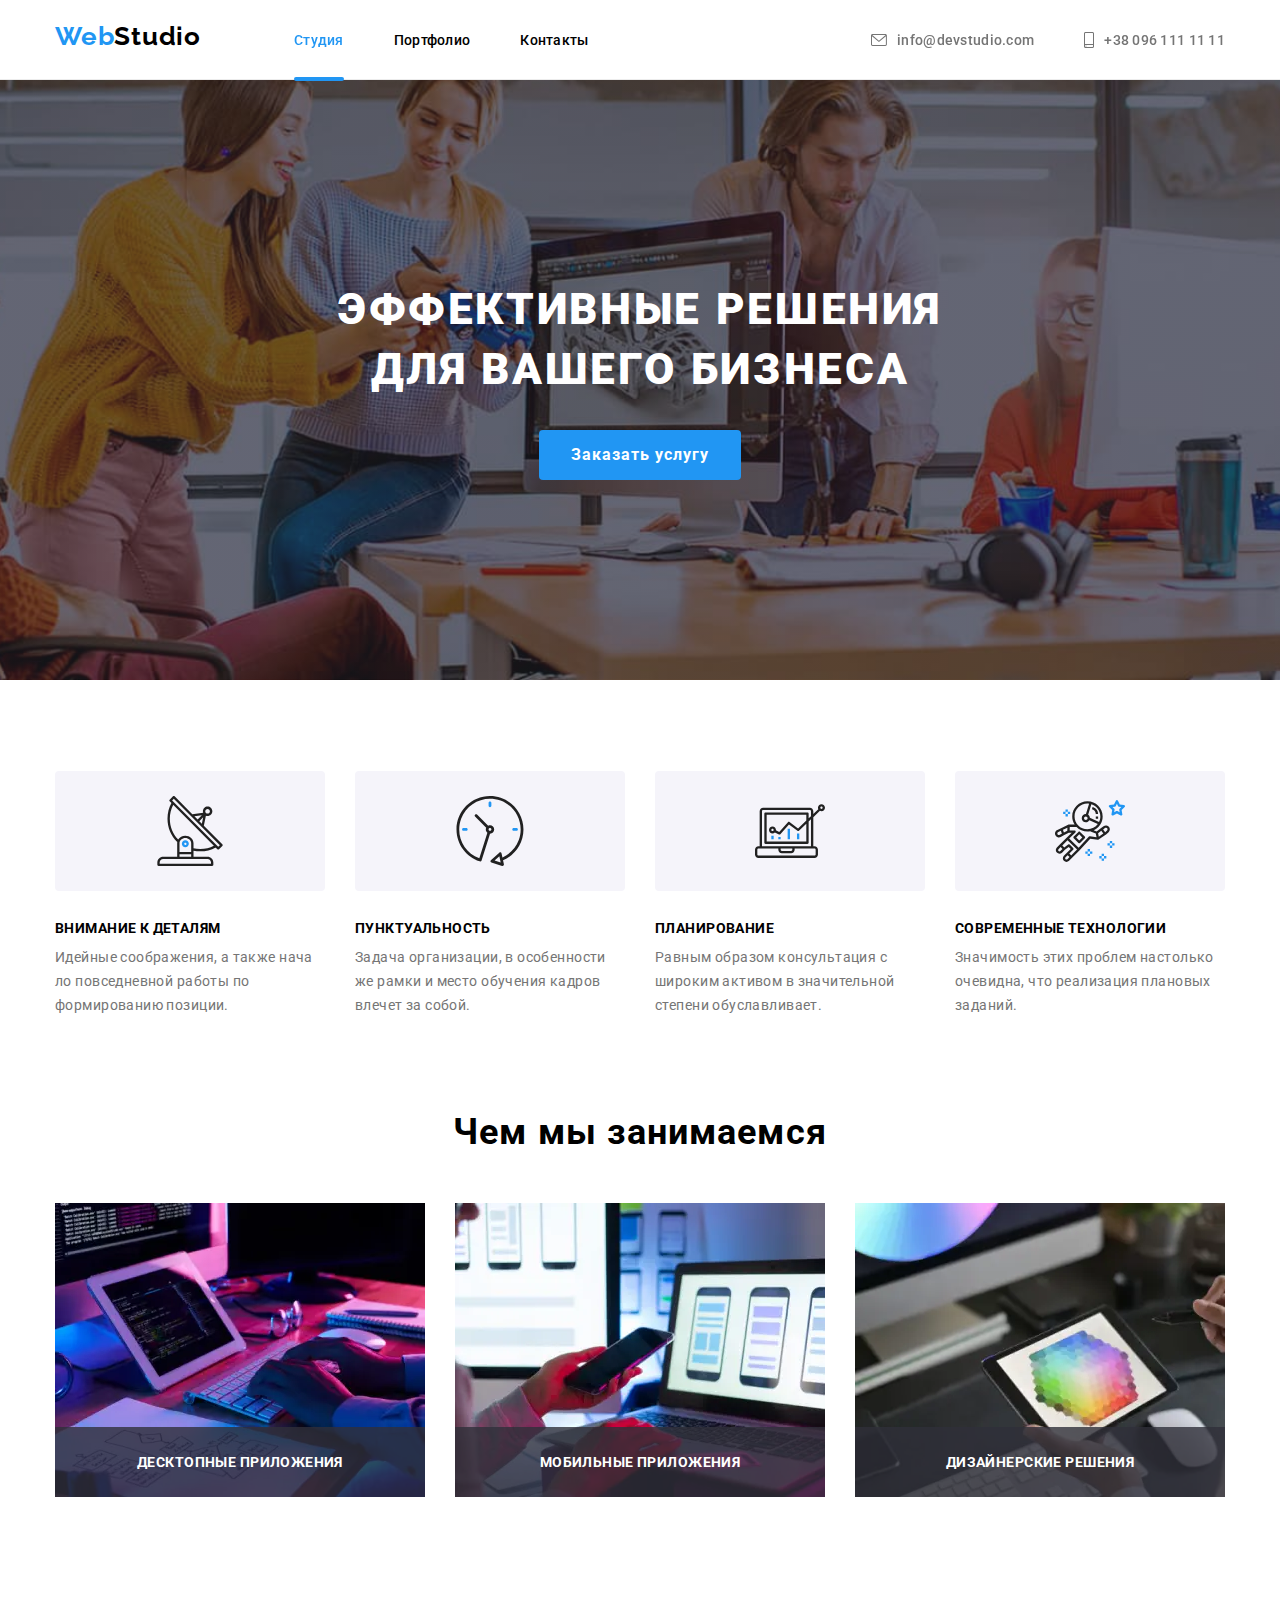
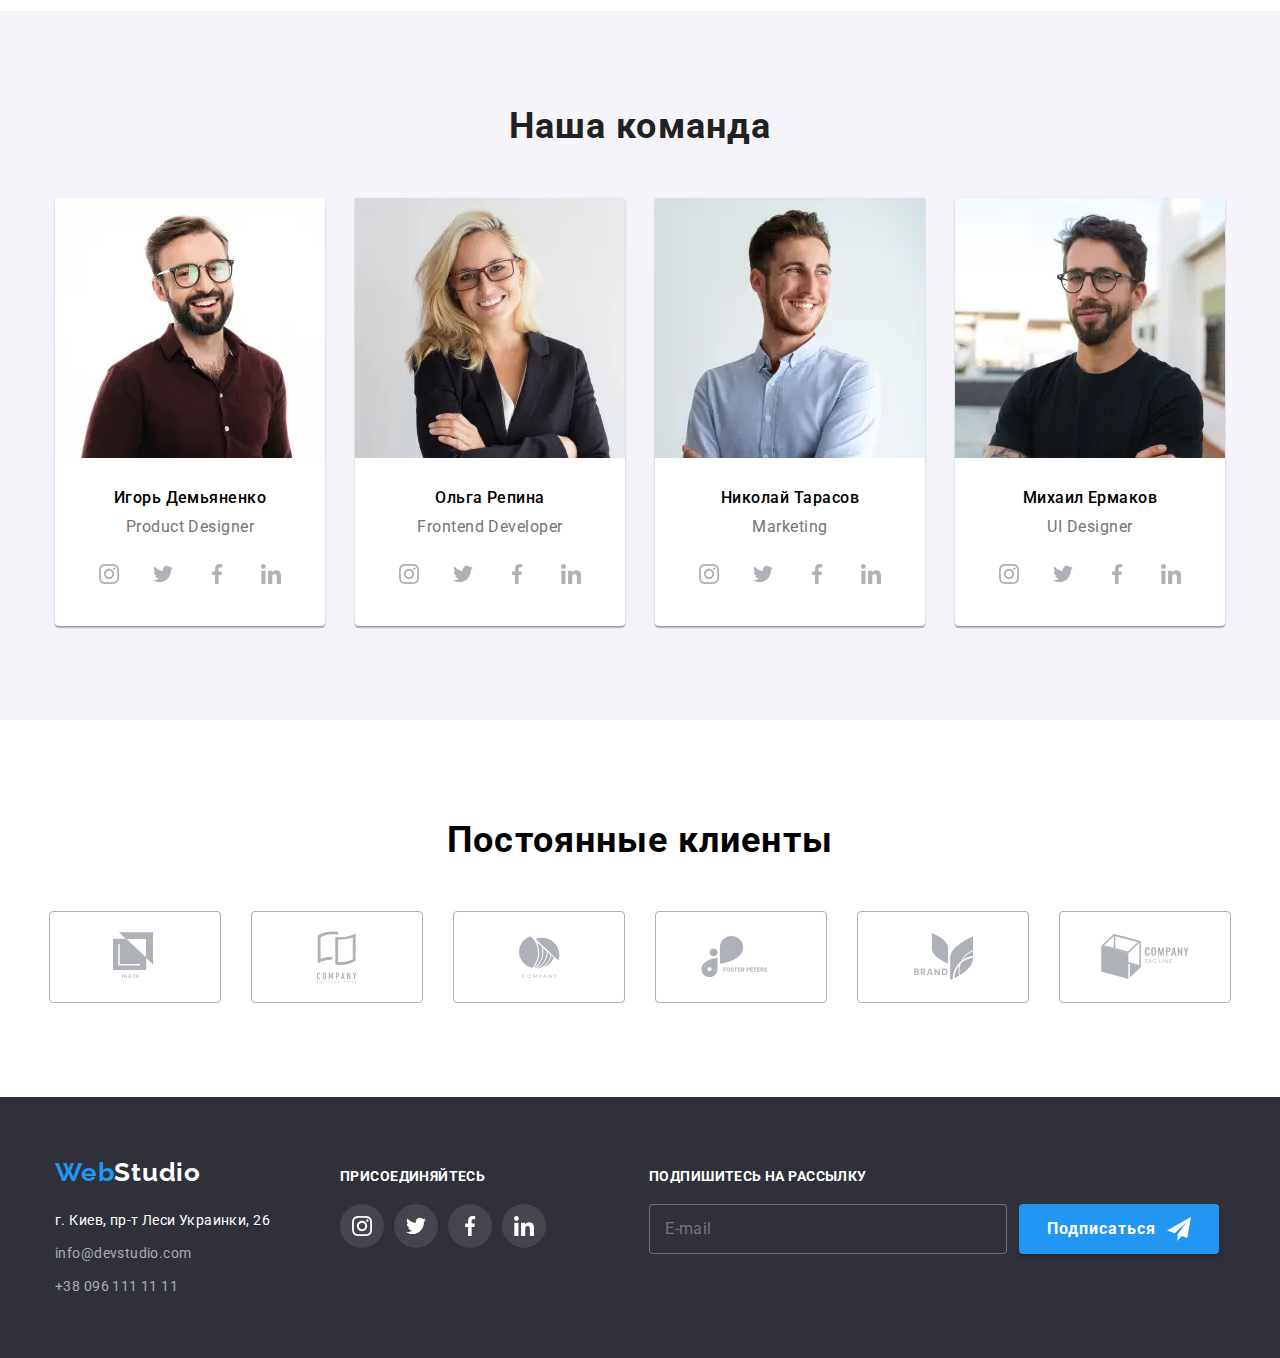
<file: index.html>
<!DOCTYPE html>
<html lang="ru">

<head>
  <meta charset="UTF-8" />
  <meta http-equiv="X-UA-Compatible" content="IE=edge" />
  <meta name="viewport" content="width=device-width, initial-scale=1.0" />
  <title>WebStudio</title>
  <link rel="preconnect" href="https://fonts.gstatic.com" />
  <link rel="preconnect" href="https://fonts.gstatic.com" />
  <link href="https://fonts.googleapis.com/css2?family=Raleway:wght@700&family=Roboto:wght@400;500;700;900&display=swap"
    rel="stylesheet" />
  <link rel="stylesheet"
    href="https://cdnjs.cloudflare.com/ajax/libs/modern-normalize/1.0.0/modern-normalize.min.css" />
  <link rel="stylesheet" href="./css/main.min.css" />
</head>

<body data-menu-page>

  <header class="header">
    <div class="container header__container">
      <nav class="header-nav">
        <a href="./index.html" class="header-nav__logo"><span class="header-nav__logo-web">Web</span>Studio</a>
        <ul class="header-nav__list">
          <li class="header-nav__item">

            <a href="./index.html" class="header-nav__link header-nav__link--сurrent">Студия</a>
          </li>
          <li class="header-nav__item">
            <a href="./portfolio.html" class="header-nav__link">Портфолио</a>
          </li>
          <li class="header-nav__item"><a href="" class="header-nav__link">Контакты</a></li>
        </ul>
      </nav>

      <ul class="contact-nav">
        <li class="contact-nav__item">
          <a href="mailto:info@devstudio.com" class="contact-nav__link">
            <svg class="contact-nav__icon" width="16" height="12">
              <use href="./images/symbol-defs.svg#icon-mail"></use>
            </svg>
            info@devstudio.com</a>
        </li>
        <li class="contact-nav__item">
          <a href="tel:+380961111111" class="contact-nav__link"><svg class="contact-nav__icon" width="10" height="16">
              <use href="./images/symbol-defs.svg#icon-smartphone"></use>
            </svg>
            +38 096 111 11 11</a>
        </li>
      </ul>
      <button class="mobile-menu__button" data-menu-button>
        <svg class="mobile-menu__icon" width="40" height="40">
          <use class="mobile-menu__icon-menu" href="./images/icon-sprite.svg#icon-menu"></use>
          <use class="mobile-menu__icon-close" href="./images/icon-sprite.svg#icon-close"></use>
        </svg>
      </button>
    </div>
  </header>

  <div class="mobile-menu" data-menu>
    <ul class="mobile-menu__list">
      <li class="mobile-menu__item"><a class="mobile-menu__link mobile-menu__link--current"
          href="./index.html">Студия</a></li>
      <li class="mobile-menu__item"><a class="mobile-menu__link" href="./portfolio.html">Портфолио</a></li>
      <li class="mobile-menu__item"><a class="mobile-menu__link" href="">Контакты</a></li>
    </ul>

    <ul class="mobile-menu-contact__list">
      <li class="mobile-menu-contact__item"><a class="mobile-menu-contact__link-tel" href="tel:+380961111111">+38 096
          111 11 11</a></li>
      <li class="mobile-menu-contact__item"><a class="mobile-menu-contact__link-mail"
          href="mailto:info@devstudio.com">info@devstudio.com</a></li>
    </ul>

    <ul class="mobile-menu-socials__list">
      <li class="mobile-menu-socials__item"><a class="mobile-menu-socials__link" href="">Instagram</a></li>
      <li class="mobile-menu-socials__item"><a class="mobile-menu-socials__link" href="">Twitter</a></li>
      <li class="mobile-menu-socials__item"><a class="mobile-menu-socials__link" href="">Facebook</a></li>
      <li class="mobile-menu-socials__item"><a class="mobile-menu-socials__link" href="">LinkedIn</a></li>
    </ul>
  </div>

  <main class="section">

    <section class="hero">
      <h1 class="hero__title">Эффективные решения для вашего бизнеса</h1>
      <button data-modal-open type="button" class="hero__button">
        Заказать услугу
      </button>
    </section>


    <section class="features">
      <div class="container">
        <ul class="features__list">
          <li class="features__item">
            <div class="features__thumb">
              <svg class="antenna" width="70" height="70">
                <use href="./images/symbol-defs.svg#icon-antenna"></use>
              </svg>
            </div>
            <h3 class="features__title">Внимание к деталям</h3>
            <p class="features__text">
              Идейные соображения, а также нача ло повседневной работы по
              формированию позиции.
            </p>
          </li>

          <li class="features__item">
            <div class="features__thumb">
              <svg class="clock" width="70" height="70">
                <use href="./images/symbol-defs.svg#icon-clock"></use>
              </svg>
            </div>
            <h3 class="features__title">Пунктуальность</h3>
            <p class="features__text">
              Задача организации, в особенности же рамки и место обучения
              кадров влечет за собой.
            </p>
          </li>

          <li class="features__item">
            <div class="features__thumb">
              <svg class="diagram" width="70" height="70">
                <use href="./images/symbol-defs.svg#icon-diagram"></use>
              </svg>
            </div>
            <h3 class="features__title">Планирование</h3>
            <p class="features__text">
              Равным образом консультация с широким активом в значительной
              степени обуславливает.
            </p>
          </li>

          <li class="features__item">
            <div class="features__thumb">
              <svg class="astronaut" width="70" height="70">
                <use href="./images/symbol-defs.svg#icon-astronaut"></use>
              </svg>
            </div>
            <h3 class="features__title">Современные технологии</h3>
            <p class="features__text">
              Значимость этих проблем настолько очевидна, что реализация
              плановых заданий.
            </p>
          </li>
        </ul>
      </div>
    </section>


    <section class="work">
      <h2 class="work__title">Чем мы занимаемся</h2>
      <ul class="work__list">
        <li class="work__item">
          <div class="work__thumb">
            <picture>
              <source srcset="
                    ./images/desktop/work/work1.webp 1x,
                    ./images/desktop/work/work1_@2x.webp 2x" media="(min-width: 1200px)" type="image/webp" />
              <source srcset="
                    ./images/desktop/work/work1.jpg 1x,
                    ./images/desktop/work/work1_@2x.jpg 2x" media="(min-width: 1200px)" type="image/jpg" />
              <img src="./images/desktop/work/work1.jpg" class="img" alt="Десктопные приложения" width="370" />
            </picture>
            <div class="work__overlay">
              <p>Десктопные приложения</p>
            </div>
          </div>
        </li>
        <li class="work__item">
          <div class="work__thumb">
            <picture>
              <source srcset="
                    ./images/desktop/work/work2.webp 1x,
                    ./images/desktop/work/work2_@2x.webp 2x" media="(min-width: 1200px)" type="image/webp" />
              <source srcset="
                    ./images/desktop/work/work2.jpg 1x,
                    ./images/desktop/work/work2_@2x.jpg 2x" media="(min-width: 1200px)" type="image/jpg" />
              <img src="./images/desktop/work/work2.jpg" class="img" alt="Мобильные приложения" width="370" />
            </picture>
            <div class="work__overlay">
              <p>Мобильные приложения</p>
            </div>
          </div>
        </li>
        <li class="work__item">
          <div class="work__thumb">
            <picture>
              <source srcset="
                    ./images/desktop/work/work3.webp 1x,
                    ./images/desktop/work/work3_@2x.webp 2x" media="(min-width: 1200px)" type="image/webp" />
              <source srcset="
                    ./images/desktop/work/work3.jpg 1x,
                    ./images/desktop/work/work3_@2x.jpg 2x" media="(min-width: 1200px)" type="image/jpg" />
              <img src="./images/desktop/work/work3.jpg" class="img" alt="Дизайнерские решения" width="370" />
            </picture>
            <div class="work__overlay">
              <p>Дизайнерские решения</p>
            </div>
          </div>
        </li>
      </ul>
    </section>


    <section class="team">
      <div class="container">
        <h2 class="title">Наша команда</h2>
        <ul class="team__list">
          <li class="team__item">
            <div class="team__thumb">
              <picture>
                <source srcset="
                      ./images/desktop/team/team1.webp 1x,
                      ./images/desktop/team/team1_@2x.webp 2x" media="(min-width: 1200px)" type="image/webp" />
                <source srcset="
                      ./images/tablet/team/team1.webp 1x,
                      ./images/tablet/team/team1_@2x.webp 2x" media="(min-width: 768px)" type="image/webp" />
                <source srcset="
                      ./images/mobile/team/team1.webp 1x,
                      ./images/mobile/team/team1_@2x.webp 2x" media="(max-width: 767.98px)" type="image/webp" />
                <source srcset="
                      ./images/desktop/team/team1.jpg 1x,
                      ./images/desktop/team/team1_@2x.jpg 2x" media="(min-width: 1200px)" type="image/jpg" />
                <source srcset="
                      ./images/tablet/team/team1.jpg 1x,
                      ./images/tablet/team/team1_@2x.jpg 2x" media="(min-width: 768px)" type="image/jpg" />
                <source srcset="
                      ./images/mobile/team/team1.jpg 1x,
                      ./images/mobile/team/team1_@2x.jpg 2x" media="(max-width: 767.98px)" type="image/jpg" />
                <img src="./images/mobile/team/team1.jpg" alt="Игорь Демьяненко" width="450" height="460" />
              </picture>
            </div>
            <div class="team__box">
              <h3 class="team__title">Игорь Демьяненко</h3>
              <p class="team__text">Product Designer</p>
              <ul class="socials__list">
                <li class="socials__item">
                  <a href="#" class="socials__link">
                    <svg class="socials__icon" width="20" height="20">
                      <use href="./images/symbol-defs.svg#icon-instagram1"></use>
                    </svg>
                  </a>
                </li>
                <li class="socials__item">
                  <a href="#" class="socials__link">
                    <svg class="socials__icon" width="20" height="20">
                      <use href="./images/symbol-defs.svg#icon-twitter1"></use>
                    </svg>
                  </a>
                </li>
                <li class="socials__item">
                  <a href="#" class="socials__link">
                    <svg class="socials__icon" width="20" height="20">
                      <use href="./images/symbol-defs.svg#icon-facebook1"></use>
                    </svg>
                  </a>
                </li>
                <li class="socials__item">
                  <a href="#" class="socials__link">
                    <svg class="socials__icon" width="20" height="20">
                      <use href="./images/symbol-defs.svg#icon-linkedin1"></use>
                    </svg>
                  </a>
                </li>
              </ul>
            </div>
          </li>
          <li class="team__item">
            <div class="team__thumb">
              <picture>
                <source srcset="
                  ./images/desktop/team/team2.webp 1x,
                  ./images/desktop/team/team2_@2x.webp 2x" media="(min-width: 1200px)" type="image/webp" />
                <source srcset="
                  ./images/tablet/team/team2.webp 1x,
                  ./images/tablet/team/team2_@2x.webp 2x" media="(min-width: 768px)" type="image/webp" />
                <source srcset="
                  ./images/mobile/team/team2.webp 1x,
                  ./images/mobile/team/team2_@2x.webp 2x" media="(max-width: 767.98px)" type="image/webp" />
                <source srcset="
                  ./images/desktop/team/team2.jpg 1x,
                  ./images/desktop/team/team2_@2x.jpg 2x" media="(min-width: 1200px)" type="image/jpg" />
                <source srcset="
                  ./images/tablet/team/team2.jpg 1x,
                  ./images/tablet/team/team2_@2x.jpg 2x" media="(min-width: 768px)" type="image/jpg" />
                <source srcset="
                  ./images/mobile/team/team2.jpg 1x,
                  ./images/mobile/team/team2_@2x.jpg 2x" media="(max-width: 767.98px)" type="image/jpg" />
                <img src="./images/mobile/team/team2.jpg" alt="Ольга Репина" width="450" height="460" />
              </picture>
            </div>
            <div class="team__box">
              <h3 class="team__title">Ольга Репина</h3>
              <p class="team__text">Frontend Developer</p>
              <ul class="socials__list">
                <li class="socials__item">
                  <a href="#" class="socials__link">
                    <svg class="socials__icon" width="20" height="20">
                      <use href="./images/symbol-defs.svg#icon-instagram1"></use>
                    </svg>
                  </a>
                </li>
                <li class="socials__item">
                  <a href="#" class="socials__link">
                    <svg class="socials__icon" width="20" height="20">
                      <use href="./images/symbol-defs.svg#icon-twitter1"></use>
                    </svg>
                  </a>
                </li>
                <li class="socials__item">
                  <a href="#" class="socials__link">
                    <svg class="socials__icon" width="20" height="20">
                      <use href="./images/symbol-defs.svg#icon-facebook1"></use>
                    </svg>
                  </a>
                </li>
                <li class="socials__item">
                  <a href="#" class="socials__link">
                    <svg class="socials__icon" width="20" height="20">
                      <use href="./images/symbol-defs.svg#icon-linkedin1"></use>
                    </svg>
                  </a>
                </li>
              </ul>
            </div>
          </li>
          <li class="team__item">
            <div class="team__thumb">
              <picture>
                <source srcset="
                                  ./images/desktop/team/team3.webp 1x,
                                  ./images/desktop/team/team3_@2x.webp 2x" media="(min-width: 1200px)"
                  type="image/webp" />
                <source srcset="
                                  ./images/tablet/team/team3.webp 1x,
                                  ./images/tablet/team/team3_@2x.webp 2x" media="(min-width: 768px)"
                  type="image/webp" />
                <source srcset="
                                  ./images/mobile/team/team3.webp 1x,
                                  ./images/mobile/team/team3_@2x.webp 2x" media="(max-width: 767.98px)"
                  type="image/webp" />
                <source srcset="
                                  ./images/desktop/team/team3.jpg 1x,
                                  ./images/desktop/team/team3_@2x.jpg 2x" media="(min-width: 1200px)"
                  type="image/jpg" />
                <source srcset="
                                  ./images/tablet/team/team3.jpg 1x,
                                  ./images/tablet/team/team3_@2x.jpg 2x" media="(min-width: 768px)" type="image/jpg" />
                <source srcset="
                                  ./images/mobile/team/team3.jpg 1x,
                                  ./images/mobile/team/team3_@2x.jpg 2x" media="(max-width: 767.98px)"
                  type="image/jpg" />
                <img src="./images/mobile/team/team3.jpg" alt="Николай Тарасов" width="450" height="460" />
              </picture>
            </div>
            <div class="team__box">
              <h3 class="team__title">Николай Тарасов</h3>
              <p class="team__text">Marketing</p>
              <ul class="socials__list">
                <li class="socials__item">
                  <a href="#" class="socials__link">
                    <svg class="socials__icon" width="20" height="20">
                      <use href="./images/symbol-defs.svg#icon-instagram1"></use>
                    </svg>
                  </a>
                </li>
                <li class="socials__item">
                  <a href="#" class="socials__link">
                    <svg class="socials__icon" width="20" height="20">
                      <use href="./images/symbol-defs.svg#icon-twitter1"></use>
                    </svg>
                  </a>
                </li>
                <li class="socials__item">
                  <a href="#" class="socials__link">
                    <svg class="socials__icon" width="20" height="20">
                      <use href="./images/symbol-defs.svg#icon-facebook1"></use>
                    </svg>
                  </a>
                </li>
                <li class="socials__item">
                  <a href="#" class="socials__link">
                    <svg class="socials__icon" width="20" height="20">
                      <use href="./images/symbol-defs.svg#icon-linkedin1"></use>
                    </svg>
                  </a>
                </li>
              </ul>
            </div>
          </li>
          <li class="team__item">
            <div class="team__thumb">
              <picture>
                <source srcset="
                   ./images/desktop/team/team4.webp 1x,
                   ./images/desktop/team/team4_@2x.webp 2x" media="(min-width: 1200px)" type="image/webp" />
                <source srcset="
                   ./images/tablet/team/team4.webp 1x,
                   ./images/tablet/team/team4_@2x.webp 2x" media="(min-width: 768px)" type="image/webp" />
                <source srcset="
                   ./images/mobile/team/team4.webp 1x,
                   ./images/mobile/team/team4_@2x.webp 2x" media="(max-width: 767.98px)" type="image/webp" />
                <source srcset="
                   ./images/desktop/team/team4.jpg 1x,
                   ./images/desktop/team/team4_@2x.jpg 2x" media="(min-width: 1200px)" type="image/jpg" />
                <source srcset="
                   ./images/tablet/team/team4.jpg 1x,
                   ./images/tablet/team/team4_@2x.jpg 2x" media="(min-width: 768px)" type="image/jpg" />
                <source srcset="
                   ./images/mobile/team/team4.jpg 1x,
                   ./images/mobile/team/team4_@2x.jpg 2x" media="(max-width: 767.98px)" type="image/jpg" />
                <img src="./images/mobile/team/team4.jpg" alt="Михаил Ермаков" width="450" height="460" />
              </picture>
            </div>
            <div class="team__box">
              <h3 class="team__title">Михаил Ермаков</h3>
              <p class="team__text">UI Designer</p>
              <ul class="socials__list">
                <li class="socials__item">
                  <a href="#" class="socials__link">
                    <svg class="socials__icon" width="20" height="20">
                      <use href="./images/symbol-defs.svg#icon-instagram1"></use>
                    </svg>
                  </a>
                </li>
                <li class="socials__item">
                  <a href="#" class="socials__link">
                    <svg class="socials__icon" width="20" height="20">
                      <use href="./images/symbol-defs.svg#icon-twitter1"></use>
                    </svg>
                  </a>
                </li>
                <li class="socials__item">
                  <a href="#" class="socials__link">
                    <svg class="socials__icon" width="20" height="20">
                      <use href="./images/symbol-defs.svg#icon-facebook1"></use>
                    </svg>
                  </a>
                </li>
                <li class="socials__item">
                  <a href="#" class="socials__link">
                    <svg class="socials__icon" width="20" height="20">
                      <use href="./images/symbol-defs.svg#icon-linkedin1"></use>
                    </svg>
                  </a>
                </li>
              </ul>
            </div>
          </li>
        </ul>
      </div>
    </section>

    <section class="client">
      <div class="container">
        <h2 class="client__title">Постоянные клиенты</h2>
        <ul class="client__list">
          <li class="client__item">
            <a href="#" class="client__link"><svg class="client__icon" width="44.27" height="49.23">
                <use href="./images/symbol-defs.svg#icon-logo1"></use>
              </svg>
            </a>
          </li>
          <li class="client__item">
            <a href="#" class="client__link"><svg class="client__icon" width="40" height="52">
                <use href="./images/symbol-defs.svg#icon-logo2"></use>
              </svg>
            </a>
          </li>
          <li class="client__item">
            <a href="#" class="client__link"><svg class="client__icon" width="41" height="42.6">
                <use href="./images/symbol-defs.svg#icon-logo3"></use>
              </svg>
            </a>
          </li>
          <li class="client__item">
            <a href="#" class="client__link"><svg class="client__icon" width="79.66" height="42.02">
                <use href="./images/symbol-defs.svg#icon-logo4"></use>
              </svg>
            </a>
          </li>
          <li class="client__item">
            <a href="#" class="client__link"><svg class="client__icon" width="59" height="47">
                <use href="./images/symbol-defs.svg#icon-logo5"></use>
              </svg>
            </a>
          </li>
          <li class="client__item">
            <a href="#" class="client__link"><svg class="client__icon" width="88.48" height="45.44">
                <use href="./images/symbol-defs.svg#icon-logo6"></use>
              </svg>
            </a>
          </li>
        </ul>
      </div>
    </section>
  </main>


  <footer class="footer">
    <div class="container footer__container">
      <div class="footer__style">
        <a href="./index.html" class="footer__link"><span class="footer__link-web">Web</span>Studio</a>
        <address class="address">
          <ul>
            <li class="address__item">
              <a href="https://goo.gl/maps/rYCr92r1BttdTYW5A" class="address__link" target="_blank"
                rel="noopener noferrer">г. Киев, пр-т Леси Украинки, 26</a>
            </li>
            <li class="address__item">
              <a href="mailto:info@devstudio.com" class="address__link address__link--color">info@devstudio.com</a>
            </li>
            <li class="address__item">
              <a href="tel:+380961111111" class="address__link address__link--color">+38 096 111 11 11</a>
            </li>
          </ul>
        </address>
      </div>
      <div class="network">
        <h2 class="network__text">присоединяйтесь</h2>
        <ul class="network__list">
          <li class="network__item">
            <a href="#" class="network__link"><svg class="network__icon" width="20" height="20">
                <use href="./images/symbol-defs.svg#icon-instagramw"></use>
              </svg>
            </a>
          </li>
          <li class="network__item">
            <a href="#" class="network__link"><svg class="network__icon" width="20" height="20">
                <use href="./images/symbol-defs.svg#icon-twitterw"></use>
              </svg>
            </a>
          </li>
          <li class="network__item">
            <a href="#" class="network__link"><svg class="network__icon" width="20" height="20">
                <use href="./images/symbol-defs.svg#icon-facebookw"></use>
              </svg>
            </a>
          </li>
          <li class="network__item">
            <a href="#" class="network__link"><svg class="network__icon" width="20" height="20">
                <use href="./images/symbol-defs.svg#icon-linkedinw"></use>
              </svg>
            </a>
          </li>
        </ul>
      </div>
      <div class="mailing">
        <h2 class="mailing__title">Подпишитесь на рассылку</h2>
        <div class="form">
          <div class="form__mail">
            <label for="mail"></label>
            <input class="form__input" type="email" name="email" id="email" placeholder="E-mail" autocomplete="off" />
          </div>
          <button class="form__button" type="submit">
            Подписаться
            <svg class="form__icon" width="24" height="24">
              <use href="./images/icon-sprite.svg#icon-icon-send"></use>
            </svg>
          </button>
        </div>
      </div>
    </div>
  </footer>

  <div class="backdrop is-hidden" data-modal>
    <div class="modal">
      <button class="modal__button" aria-label="Закрыть" data-modal-close>
        <svg class="modal__icon" width="18" height="18">
          <use href="./images/icon-sprite.svg#icon-icon-close"></use>
        </svg>
      </button>
      <h2 class="modal__text">Оставьте свои данные, мы вам перезвоним</h2>
      <form class="modal-form js-speaker-form">
        <div class="form-field">
          <label class="form-field__label" for="name">Имя</label>
          <input class="form-field__imput" type="text" name="name" id="name" placeholder="" autofocus />

          <svg class="form-field__icon" width="18" height="18">
            <use href="./images/icon-sprite.svg#icon-icon-person"></use>
          </svg>

        </div>

        <div class="form-field">
          <label class="form-field__label" for="tel">Телефон</label>
          <input class="form-field__imput" type="tel" name="tel" id="tel" />

          <svg class="form-field__icon" width="18" height="18">
            <use href="./images/icon-sprite.svg#icon-icon-phone"></use>
          </svg>

        </div>

        <div class="form-field">
          <label class="form-field__label" for="mail">Почта</label>
          <input class="form-field__imput" type="email" name="mail" id="mail" />

          <svg class="form-field__icon" width="18" height="18">
            <use href="./images/icon-sprite.svg#icon-icon-email"></use>
          </svg>

        </div>

        <div class="form-field">
          <label class="form-field__label" for="comment">Коментарий</label>
          <textarea class="form-field__comment" name="comment" id="comment" rows="8"
            placeholder="Введите текст"></textarea>
        </div>
      </form>

      <div class="checkbox">
        <input class="checkbox__imput visually-hidden" type="checkbox" name="policy" id="policy" />
        <label class="checkbox__label" for="policy">Соглашаюсь с рассылкой и принимаю
          <a class="checkbox__link" href="">Условия договора</a>
        </label>
      </div>
      <button class="form-field__button" type="submit">Отправить</button>
    </div>
  </div>
  <script src="./js/modal.js"></script>
  <script src="./js/mobile-menu.js"></script>
</body>

</html>
</file>
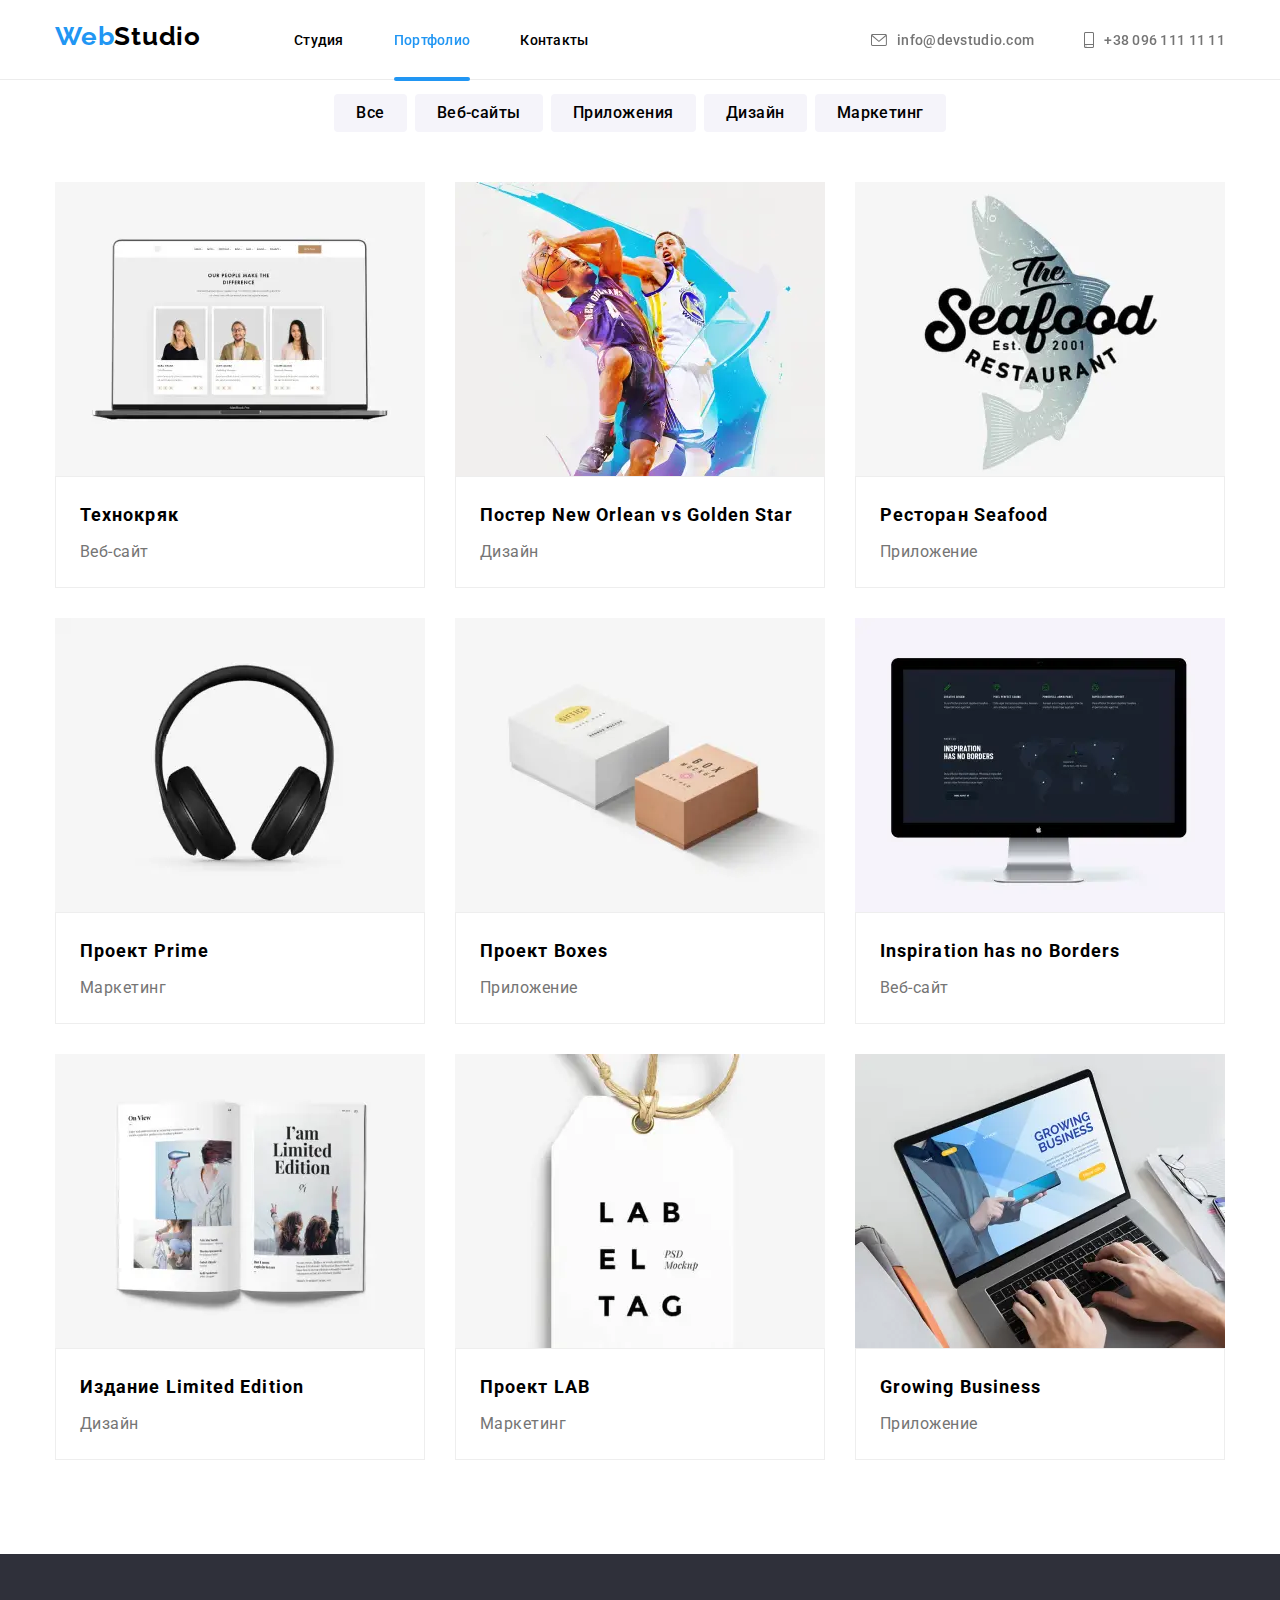
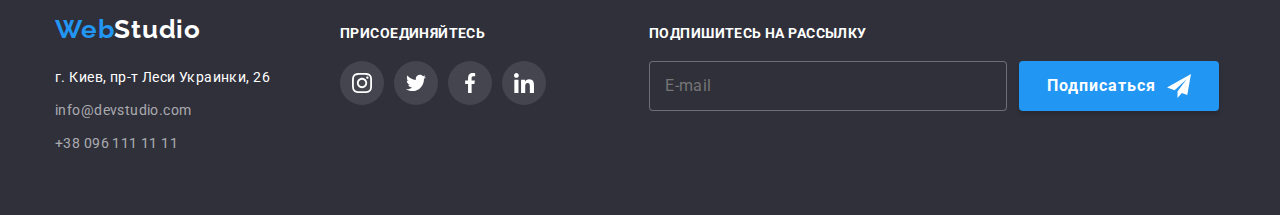
<file: portfolio.html>
<!DOCTYPE html>
<html lang="ru">

<head>
  <meta charset="UTF-8" />
  <meta http-equiv="X-UA-Compatible" content="IE=edge" />
  <meta name="viewport" content="width=device-width, initial-scale=1.0" />
  <title>portfolio</title>
  <link rel="preconnect" href="https://fonts.gstatic.com" />
  <link rel="preconnect" href="https://fonts.gstatic.com" />
  <link href="https://fonts.googleapis.com/css2?family=Raleway:wght@700&family=Roboto:wght@400;500;700;900&display=swap"
    rel="stylesheet" />
  <link rel="stylesheet"
    href="https://cdnjs.cloudflare.com/ajax/libs/modern-normalize/1.0.0/modern-normalize.min.css" />
  <link rel="stylesheet" href="./css/main.min.css" />
</head>

<body>
  <!-- Шапка сторінки -->
  <header class="header">
    <!-- Навігація на інші сторінки -->
    <div class="container header__container">
      <nav class="header-nav">
        <a href="./index.html" class="header-nav__logo"><span class="header-nav__logo-web">Web</span>Studio</a>
        <ul class="header-nav__list">
          <li class="header-nav__item">
            <a href="./index.html" class="header-nav__link">Студия</a>
          </li>
          <li class="header-nav__item">
            <a href="./portfolio.html" class="header-nav__link header-nav__link--сurrent">Портфолио</a>
          </li>
          <li class="header-nav__item"><a href="" class="header-nav__link">Контакты</a></li>
        </ul>
      </nav>
      <!-- Контакти -->
      <ul class="contact-nav">
        <li class="contact-nav__item">
          <a href="mailto:info@devstudio.com" class="contact-nav__link">
            <svg class="contact-nav__icon" width="16" height="12">
              <use href="./images/symbol-defs.svg#icon-mail"></use>
            </svg>
            info@devstudio.com</a>
        </li>
        <li class="contact-nav__item">
          <a href="tel:+380961111111" class="contact-nav__link"><svg class="contact-nav__icon" width="10" height="16">
              <use href="./images/symbol-defs.svg#icon-smartphone"></use>
            </svg>
            +38 096 111 11 11</a>
        </li>
      </ul>

      <button class="mobile-menu__button" data-menu-button>
        <svg class="mobile-menu__icon" width="40" height="40">
          <use class="mobile-menu__icon-menu" href="./images/icon-sprite.svg#icon-menu"></use>
          <use class="mobile-menu__icon-close" href="./images/icon-sprite.svg#icon-close"></use>
        </svg>
      </button>
    </div>
  </header>

  <div class="mobile-menu" data-menu>
    <ul class="mobile-menu__list">
      <li class="mobile-menu__item"><a class="mobile-menu__link" href="./index.html">Студия</a>
      </li>
      <li class="mobile-menu__item"><a class="mobile-menu__link mobile-menu__link--current"
          href="./portfolio.html">Портфолио</a></li>
      <li class="mobile-menu__item"><a class="mobile-menu__link" href="">Контакты</a></li>
    </ul>

    <ul class="mobile-menu-contact__list">
      <li class="mobile-menu-contact__item"><a class="mobile-menu-contact__link-tel" href="tel:+380961111111">+38 096
          111
          11 11</a></li>
      <li class="mobile-menu-contact__item"><a class="mobile-menu-contact__link-mail"
          href="mailto:info@devstudio.com">info@devstudio.com</a></li>
    </ul>

    <ul class="mobile-menu-socials__list">
      <li class="mobile-menu-socials__item"><a class="mobile-menu-socials__link" href="">Instagram</a></li>
      <li class="mobile-menu-socials__item"><a class="mobile-menu-socials__link" href="">Twitter</a></li>
      <li class="mobile-menu-socials__item"><a class="mobile-menu-socials__link" href="">Facebook</a></li>
      <li class="mobile-menu-socials__item"><a class="mobile-menu-socials__link" href="">LinkedIn</a></li>
    </ul>
  </div>

  <!-- Портфоліо -->
  <main>
    <section class="portfolio">
      <div class="container">
        <ul class="filters__list">
          <li class="filters__item filters__item--bottom">
            <button type="button" class="filters__button">Все</button>
          </li>
          <li class="filters__item filters__item--bottom">
            <button type="button" class="filters__button">Веб-сайты</button>
          </li>
          <li class="filters__item filters__item--bottom">
            <button type="button" class="filters__button">Приложения</button>
          </li>
          <li class="filters__item">
            <button type="button" class="filters__button">Дизайн</button>
          </li>
          <li class="filters__item">
            <button type="button" class="filters__button">Маркетинг</button>
          </li>
        </ul>
        <ul class="portfolio__list">
          <li class="portfolio__item">
            <article class="portfolio__article">
              <a href="" class="portfolio__link">
                <div class="portfolio__thumb">
                  <picture>
                    <source srcset="
                    ./images/desktop/portfolio/portfolio1.webp 1x,
                    ./images/desktop/portfolio/portfolio1_@2x.webp 2x" media="(min-width: 1200px)" type="image/webp" />
                    <source srcset="
                    ./images/tablet/portfolio/portfolio1.webp 1x,
                    ./images/tablet/portfolio/portfolio1_@2x.webp 2x" media="(min-width: 768px)" type="image/webp" />
                    <source srcset="
                    ./images/mobile/portfolio/portfolio1.webp 1x,
                    ./images/mobile/portfolio/portfolio1_@2x.webp 2x" media="(max-width: 767.98px)"
                      type="image/webp" />
                    <source srcset="
                    ./images/desktop/portfolio/portfolio1.jpg 1x,
                    ./images/desktop/portfolio/portfolio1_@2x.jpg 2x" media="(min-width: 1200px)" type="image/jpg" />
                    <source srcset="
                    ./images/tablet/portfolio/portfolio1.jpg 1x,
                    ./images/tablet/portfolio/portfolio1_@2x.jpg 2x" media="(min-width: 768px)" type="image/jpg" />
                    <source srcset="
                    ./images/mobile/portfolio/portfolio1.jpg 1x,
                    ./images/mobile/portfolio/portfolio1_@2x.jpg 2x" media="(max-width: 767.98px)" type="image/jpg" />
                    <img src="./images/mobile/portfolio/portfolio1.jpg" alt="Ноутбук" width="450" height="294" />
                  </picture>
                  <div class="portfolio__overlay">
                    <p class="portfolio__description">
                      Технокряк это современная площадка распространения
                      коронавируса. Компании используют эту платформу для
                      цифрового шпионажа и атак на защищённые сервера
                      конкурентов.
                    </p>
                  </div>
                </div>
                <div class="portfolio__box portfolio__box--bottom">
                  <h2 class="portfolio__title">Технокряк</h2>
                  <p class="portfolio__text">Веб-сайт</p>
                </div>
              </a>
            </article>
          </li>

          <li class="portfolio__item">
            <article class="portfolio__article">
              <a href="" class="portfolio__link">
                <div class="portfolio__thumb">
                  <picture>
                    <source srcset="
                    ./images/desktop/portfolio/portfolio2.webp 1x,
                    ./images/desktop/portfolio/portfolio2_@2x.webp 2x" media="(min-width: 1200px)" type="image/webp" />
                    <source srcset="
                    ./images/tablet/portfolio/portfolio2.webp 1x,
                    ./images/tablet/portfolio/portfolio2_@2x.webp 2x" media="(min-width: 768px)" type="image/webp" />
                    <source srcset="
                    ./images/mobile/portfolio/portfolio2.webp 1x,
                    ./images/mobile/portfolio/portfolio2_@2x.webp 2x" media="(max-width: 767.98px)"
                      type="image/webp" />
                    <source srcset="
                    ./images/desktop/portfolio/portfolio2.jpg 1x,
                    ./images/desktop/portfolio/portfolio2_@2x.jpg 2x" media="(min-width: 1200px)" type="image/jpg" />
                    <source srcset="
                    ./images/tablet/portfolio/portfolio2.jpg 1x,
                    ./images/tablet/portfolio/portfolio2_@2x.jpg 2x" media="(min-width: 768px)" type="image/jpg" />
                    <source srcset="
                    ./images/mobile/portfolio/portfolio2.jpg 1x,
                    ./images/mobile/portfolio/portfolio2_@2x.jpg 2x" media="(max-width: 767.98px)" type="image/jpg" />
                    <img src="./images/mobile/portfolio/portfolio2.jpg" alt="Баскетболисты" width="450" height="294" />
                  </picture>
                  <div class="portfolio__overlay">
                    <p class="portfolio__description">
                      Технокряк это современная площадка распространения
                      коронавируса. Компании используют эту платформу для
                      цифрового шпионажа и атак на защищённые сервера
                      конкурентов.
                    </p>
                  </div>
                </div>
                <div class="portfolio__box">
                  <h2 class="portfolio__title">Постер New Orlean vs Golden Star</h2>
                  <p class="portfolio__text">Дизайн</p>
                </div>
              </a>
            </article>
          </li>

          <li class="portfolio__item">
            <article class="portfolio__article">
              <a href="" class="portfolio__link">
                <div class="portfolio__thumb">
                  <picture>
                    <source srcset="
                                      ./images/desktop/portfolio/portfolio3.webp 1x,
                                      ./images/desktop/portfolio/portfolio3_@2x.webp 2x" media="(min-width: 1200px)"
                      type="image/webp" />
                    <source srcset="
                                      ./images/tablet/portfolio/portfolio3.webp 1x,
                                      ./images/tablet/portfolio/portfolio3_@2x.webp 2x" media="(min-width: 768px)"
                      type="image/webp" />
                    <source srcset="
                                      ./images/mobile/portfolio/portfolio3.webp 1x,
                                      ./images/mobile/portfolio/portfolio3_@2x.webp 2x" media="(max-width: 767.98px)"
                      type="image/webp" />
                    <source srcset="
                                      ./images/desktop/portfolio/portfolio3.jpg 1x,
                                      ./images/desktop/portfolio/portfolio3_@2x.jpg 2x" media="(min-width: 1200px)"
                      type="image/jpg" />
                    <source srcset="
                                      ./images/tablet/portfolio/portfolio3.jpg 1x,
                                      ./images/tablet/portfolio/portfolio3_@2x.jpg 2x" media="(min-width: 768px)"
                      type="image/jpg" />
                    <source srcset="
                                      ./images/mobile/portfolio/portfolio3.jpg 1x,
                                      ./images/mobile/portfolio/portfolio3_@2x.jpg 2x" media="(max-width: 767.98px)"
                      type="image/jpg" />
                    <img src="./images/mobile/portfolio/portfolio3.jpg" alt="Лого ресторану" width="450" height="294" />
                  </picture>
                  <div class="portfolio__overlay">
                    <p class="portfolio__description">
                      Технокряк это современная площадка распространения
                      коронавируса. Компании используют эту платформу для
                      цифрового шпионажа и атак на защищённые сервера
                      конкурентов.
                    </p>
                  </div>
                </div>
                <div class="portfolio__box">
                  <h2 class="portfolio__title">Ресторан Seafood</h2>
                  <p class="portfolio__text">Приложение</p>
                </div>
              </a>
            </article>
          </li>

          <li class="portfolio__item">
            <article class="portfolio__article">
              <a href="" class="portfolio__link">
                <div class="portfolio__thumb">
                  <picture>
                    <source srcset="
                                      ./images/desktop/portfolio/portfolio4.webp 1x,
                                      ./images/desktop/portfolio/portfolio4_@2x.webp 2x" media="(min-width: 1200px)"
                      type="image/webp" />
                    <source srcset="
                                      ./images/tablet/portfolio/portfolio4.webp 1x,
                                      ./images/tablet/portfolio/portfolio4_@2x.webp 2x" media="(min-width: 768px)"
                      type="image/webp" />
                    <source srcset="
                                      ./images/mobile/portfolio/portfolio4.webp 1x,
                                      ./images/mobile/portfolio/portfolio4_@2x.webp 2x" media="(max-width: 767.98px)"
                      type="image/webp" />
                    <source srcset="
                                      ./images/desktop/portfolio/portfolio4.jpg 1x,
                                      ./images/desktop/portfolio/portfolio4_@2x.jpg 2x" media="(min-width: 1200px)"
                      type="image/jpg" />
                    <source srcset="
                                      ./images/tablet/portfolio/portfolio4.jpg 1x,
                                      ./images/tablet/portfolio/portfolio4_@2x.jpg 2x" media="(min-width: 768px)"
                      type="image/jpg" />
                    <source srcset="
                                      ./images/mobile/portfolio/portfolio4.jpg 1x,
                                      ./images/mobile/portfolio/portfolio4_@2x.jpg 2x" media="(max-width: 767.98px)"
                      type="image/jpg" />
                    <img src="./images/mobile/portfolio/portfolio4.jpg" alt="Наушники" width="450" height="294" />
                  </picture>
                  <div class="portfolio__overlay">
                    <p class="portfolio__description">
                      Технокряк это современная площадка распространения
                      коронавируса. Компании используют эту платформу для
                      цифрового шпионажа и атак на защищённые сервера
                      конкурентов.
                    </p>
                  </div>
                </div>
                <div class="portfolio__box">
                  <h2 class="portfolio__title">Проект Prime</h2>
                  <p class="portfolio__text">Маркетинг</p>
                </div>
              </a>
            </article>
          </li>

          <li class="portfolio__item">
            <article class="portfolio__article">
              <a href="" class="portfolio__link">
                <div class="portfolio__thumb">
                  <picture>
                    <source srcset="
                                      ./images/desktop/portfolio/portfolio5.webp 1x,
                                      ./images/desktop/portfolio/portfolio5_@2x.webp 2x" media="(min-width: 1200px)"
                      type="image/webp" />
                    <source srcset="
                                      ./images/tablet/portfolio/portfolio5.webp 1x,
                                      ./images/tablet/portfolio/portfolio5_@2x.webp 2x" media="(min-width: 768px)"
                      type="image/webp" />
                    <source srcset="
                                      ./images/mobile/portfolio/portfolio5.webp 1x,
                                      ./images/mobile/portfolio/portfolio5_@2x.webp 2x" media="(max-width: 767.98px)"
                      type="image/webp" />
                    <source srcset="
                                      ./images/desktop/portfolio/portfolio5.jpg 1x,
                                      ./images/desktop/portfolio/portfolio5_@2x.jpg 2x" media="(min-width: 1200px)"
                      type="image/jpg" />
                    <source srcset="
                                      ./images/tablet/portfolio/portfolio5.jpg 1x,
                                      ./images/tablet/portfolio/portfolio5_@2x.jpg 2x" media="(min-width: 768px)"
                      type="image/jpg" />
                    <source srcset="
                                      ./images/mobile/portfolio/portfolio5.jpg 1x,
                                      ./images/mobile/portfolio/portfolio5_@2x.jpg 2x" media="(max-width: 767.98px)"
                      type="image/jpg" />
                    <img src="./images/mobile/portfolio/portfolio5.jpg" alt="Две коробки" width="450" height="294" />
                  </picture>
                  <div class="portfolio__overlay">
                    <p class="portfolio__description">
                      Технокряк это современная площадка распространения
                      коронавируса. Компании используют эту платформу для
                      цифрового шпионажа и атак на защищённые сервера
                      конкурентов.
                    </p>
                  </div>
                </div>
                <div class="portfolio__box">
                  <h2 class="portfolio__title">Проект Boxes</h2>
                  <p class="portfolio__text">Приложение</p>
                </div>
              </a>
            </article>
          </li>

          <li class="portfolio__item">
            <article class="portfolio__article">
              <a href="" class="portfolio__link">
                <div class="portfolio__thumb">
                  <picture>
                    <source srcset="
                                      ./images/desktop/portfolio/portfolio6.webp 1x,
                                      ./images/desktop/portfolio/portfolio6_@2x.webp 2x" media="(min-width: 1200px)"
                      type="image/webp" />
                    <source srcset="
                                      ./images/tablet/portfolio/portfolio6.webp 1x,
                                      ./images/tablet/portfolio/portfolio6_@2x.webp 2x" media="(min-width: 768px)"
                      type="image/webp" />
                    <source srcset="
                                      ./images/mobile/portfolio/portfolio6.webp 1x,
                                      ./images/mobile/portfolio/portfolio6_@2x.webp 2x" media="(max-width: 767.98px)"
                      type="image/webp" />
                    <source srcset="
                                      ./images/desktop/portfolio/portfolio6.jpg 1x,
                                      ./images/desktop/portfolio/portfolio6_@2x.jpg 2x" media="(min-width: 1200px)"
                      type="image/jpg" />
                    <source srcset="
                                      ./images/tablet/portfolio/portfolio6.jpg 1x,
                                      ./images/tablet/portfolio/portfolio6_@2x.jpg 2x" media="(min-width: 768px)"
                      type="image/jpg" />
                    <source srcset="
                                      ./images/mobile/portfolio/portfolio6.jpg 1x,
                                      ./images/mobile/portfolio/portfolio6_@2x.jpg 2x" media="(max-width: 767.98px)"
                      type="image/jpg" />
                    <img src="./images/mobile/portfolio/portfolio6.jpg" alt="Монитор" width="450" height="294" />
                  </picture>
                  <div class="portfolio__overlay">
                    <p class="portfolio__description">
                      Технокряк это современная площадка распространения
                      коронавируса. Компании используют эту платформу для
                      цифрового шпионажа и атак на защищённые сервера
                      конкурентов.
                    </p>
                  </div>
                </div>
                <div class="portfolio__box">
                  <h2 class="portfolio__title">Inspiration has no Borders</h2>
                  <p class="portfolio__text">Веб-сайт</p>
                </div>
              </a>
            </article>
          </li>

          <li class="portfolio__item">
            <article class="portfolio__article">
              <a href="" class="portfolio__link">
                <div class="portfolio__thumb">
                  <picture>
                    <source srcset="
                                      ./images/desktop/portfolio/portfolio7.webp 1x,
                                      ./images/desktop/portfolio/portfolio7_@2x.webp 2x" media="(min-width: 1200px)"
                      type="image/webp" />
                    <source srcset="
                                      ./images/tablet/portfolio/portfolio7.webp 1x,
                                      ./images/tablet/portfolio/portfolio7_@2x.webp 2x" media="(min-width: 768px)"
                      type="image/webp" />
                    <source srcset="
                                      ./images/mobile/portfolio/portfolio7.webp 1x,
                                      ./images/mobile/portfolio/portfolio7_@2x.webp 2x" media="(max-width: 767.98px)"
                      type="image/webp" />
                    <source srcset="
                                      ./images/desktop/portfolio/portfolio7.jpg 1x,
                                      ./images/desktop/portfolio/portfolio7_@2x.jpg 2x" media="(min-width: 1200px)"
                      type="image/jpg" />
                    <source srcset="
                                      ./images/tablet/portfolio/portfolio7.jpg 1x,
                                      ./images/tablet/portfolio/portfolio7_@2x.jpg 2x" media="(min-width: 768px)"
                      type="image/jpg" />
                    <source srcset="
                                      ./images/mobile/portfolio/portfolio7.jpg 1x,
                                      ./images/mobile/portfolio/portfolio7_@2x.jpg 2x" media="(max-width: 767.98px)"
                      type="image/jpg" />
                    <img src="./images/mobile/portfolio/portfolio7.jpg" alt="Книга" width="450" height="294" />
                  </picture>
                  <div class="portfolio__overlay">
                    <p class="portfolio__description">
                      Технокряк это современная площадка распространения
                      коронавируса. Компании используют эту платформу для
                      цифрового шпионажа и атак на защищённые сервера
                      конкурентов.
                    </p>
                  </div>
                </div>
                <div class="portfolio__box">
                  <h2 class="portfolio__title">Издание Limited Edition</h2>
                  <p class="portfolio__text">Дизайн</p>
                </div>
              </a>
            </article>
          </li>

          <li class="portfolio__item">
            <article class="portfolio__article">
              <a href="" class="portfolio__link">
                <div class="portfolio__thumb">
                  <picture>
                    <source srcset="
                                      ./images/desktop/portfolio/portfolio8.webp 1x,
                                      ./images/desktop/portfolio/portfolio8_@2x.webp 2x" media="(min-width: 1200px)"
                      type="image/webp" />
                    <source srcset="
                                      ./images/tablet/portfolio/portfolio8.webp 1x,
                                      ./images/tablet/portfolio/portfolio8_@2x.webp 2x" media="(min-width: 768px)"
                      type="image/webp" />
                    <source srcset="
                                      ./images/mobile/portfolio/portfolio8.webp 1x,
                                      ./images/mobile/portfolio/portfolio8_@2x.webp 2x" media="(max-width: 767.98px)"
                      type="image/webp" />
                    <source srcset="
                                      ./images/desktop/portfolio/portfolio8.jpg 1x,
                                      ./images/desktop/portfolio/portfolio8_@2x.jpg 2x" media="(min-width: 1200px)"
                      type="image/jpg" />
                    <source srcset="
                                      ./images/tablet/portfolio/portfolio8.jpg 1x,
                                      ./images/tablet/portfolio/portfolio8_@2x.jpg 2x" media="(min-width: 768px)"
                      type="image/jpg" />
                    <source srcset="
                                      ./images/mobile/portfolio/portfolio8.jpg 1x,
                                      ./images/mobile/portfolio/portfolio8_@2x.jpg 2x" media="(max-width: 767.98px)"
                      type="image/jpg" />
                    <img src="./images/mobile/portfolio/portfolio8.jpg" alt="Логотип" width="450" height="294" />
                  </picture>
                  <div class="portfolio__overlay">
                    <p class="portfolio__description">
                      Технокряк это современная площадка распространения
                      коронавируса. Компании используют эту платформу для
                      цифрового шпионажа и атак на защищённые сервера
                      конкурентов.
                    </p>
                  </div>
                </div>
                <div class="portfolio__box">
                  <h2 class="portfolio__title">Проект LAB</h2>
                  <p class="portfolio__text">Маркетинг</p>
                </div>
              </a>
            </article>
          </li>

          <li class="portfolio__item">
            <article class="portfolio__article">
              <a href="" class="portfolio__link">
                <div class="portfolio__thumb">
                  <picture>
                    <source srcset="
                    ./images/desktop/portfolio/portfolio9.webp 1x,
                    ./images/desktop/portfolio/portfolio9_@2x.webp 2x" media="(min-width: 1200px)" type="image/webp" />
                    <source srcset="
                    ./images/tablet/portfolio/portfolio9.webp 1x,
                    ./images/tablet/portfolio/portfolio9_@2x.webp 2x" media="(min-width: 768px)" type="image/webp" />
                    <source srcset="
                    ./images/mobile/portfolio/portfolio9.webp 1x,
                    ./images/mobile/portfolio/portfolio9_@2x.webp 2x" media="(max-width: 767.98px)"
                      type="image/webp" />
                    <source srcset="
                    ./images/desktop/portfolio/portfolio9.jpg 1x,
                    ./images/desktop/portfolio/portfolio9_@2x.jpg 2x" media="(min-width: 1200px)" type="image/jpg" />
                    <source srcset="
                    ./images/tablet/portfolio/portfolio9.jpg 1x,
                    ./images/tablet/portfolio/portfolio9_@2x.jpg 2x" media="(min-width: 768px)" type="image/jpg" />
                    <source srcset="
                    ./images/mobile/portfolio/portfolio9.jpg 1x,
                    ./images/mobile/portfolio/portfolio9_@2x.jpg 2x" media="(max-width: 767.98px)" type="image/jpg" />
                    <img src="./images/mobile/portfolio/portfolio9.jpg" alt="Ноутбук" width="450" height="294" />
                  </picture>
                  <div class="portfolio__overlay">
                    <p class="portfolio__description">
                      Технокряк это современная площадка распространения
                      коронавируса. Компании используют эту платформу для
                      цифрового шпионажа и атак на защищённые сервера
                      конкурентов.
                    </p>
                  </div>
                </div>
                <div class="portfolio__box">
                  <h2 class="portfolio__title">Growing Business</h2>
                  <p class="portfolio__text">Приложение</p>
                </div>
              </a>
            </article>
          </li>
        </ul>
      </div>
    </section>
  </main>

  <!-- Футер -->
  <footer class="footer">
    <div class="container footer__container">
      <div class="footer__style">
        <a href="./index.html" class="footer__link"><span class="footer__link-web">Web</span>Studio</a>
        <address class="address">
          <ul>
            <li class="address__item">
              <a href="https://goo.gl/maps/rYCr92r1BttdTYW5A" class="address__link" target="_blank"
                rel="noopener noferrer">г. Киев, пр-т Леси Украинки, 26</a>
            </li>
            <li class="address__item">
              <a href="mailto:info@devstudio.com" class="address__link address__link--color">info@devstudio.com</a>
            </li>
            <li class="address__item">
              <a href="tel:+380961111111" class="address__link address__link--color">+38 096 111 11 11</a>
            </li>
          </ul>
        </address>
      </div>
      <div class="network">
        <h2 class="network__text">присоединяйтесь</h2>
        <ul class="network__list">
          <li class="network__item">
            <a href="#" class="network__link"><svg class="network__icon" width="20" height="20">
                <use href="./images/symbol-defs.svg#icon-instagramw"></use>
              </svg>
            </a>
          </li>
          <li class="network__item">
            <a href="#" class="network__link"><svg class="network__icon" width="20" height="20">
                <use href="./images/symbol-defs.svg#icon-twitterw"></use>
              </svg>
            </a>
          </li>
          <li class="network__item">
            <a href="#" class="network__link"><svg class="network__icon" width="20" height="20">
                <use href="./images/symbol-defs.svg#icon-facebookw"></use>
              </svg>
            </a>
          </li>
          <li class="network__item">
            <a href="#" class="network__link"><svg class="network__icon" width="20" height="20">
                <use href="./images/symbol-defs.svg#icon-linkedinw"></use>
              </svg>
            </a>
          </li>
        </ul>
      </div>
      <div class="mailing">
        <h2 class="mailing__title">Подпишитесь на рассылку</h2>
        <div class="form">
          <div class="form__mail">
            <label for="mail"></label>
            <input class="form__input" type="email" name="email" id="email" placeholder="E-mail" autocomplete="off" />
          </div>
          <button class="form__button" type="submit">
            Подписаться
            <svg class="form__icon" width="24" height="24">
              <use href="./images/icon-sprite.svg#icon-icon-send"></use>
            </svg>
          </button>
        </div>
      </div>
    </div>
  </footer>
  <script src="js/menu.js"></script>
  <!-- <script>
      const { height: pageHeaderHeight } = document
        .querySelector(".header")
        .getBoundingClientRect();

      document.body.style.paddingTop = `${pageHeaderHeight}px`;
    </script> -->
</body>

</html>
</file>
<file: css/main.min.css>
:root{--primary-text-color: #757575;--title-text-color: #000000;--text-color: #212121;--accent-color: #2196f3;--add-color: #ffffff;--bg-color: #2f303a;--team-color: #f5f4fa;--footer-color: rgba(255, 255, 255, 0.6);--shadow: 0px 1px 3px rgba(0, 0, 0, 0.12), 0px 1px 1px rgba(0, 0, 0, 0.14),
      0px 2px 1px rgba(0, 0, 0, 0.2);--shadow-button: 0px 3px 1px rgba(0, 0, 0, 0.1),
      0px 1px 2px rgba(0, 0, 0, 0.08), 0px 2px 2px rgba(0, 0, 0, 0.12);--shadow-card: 0px 1px 1px rgba(0, 0, 0, 0.12),
      0px 4px 4px rgba(0, 0, 0, 0.06), 1px 4px 6px rgba(0, 0, 0, 0.16);--line-footer: #ececec;--card-border: #eeeeee;--icon-bg: rgba(255, 255, 255, 0.1);--icon-color: #afb1b8;--cubic-bezier: cubic-bezier(0.4, 0, 0.2, 1);--back-card: rgba(33, 150, 243, 0.9);--back-work: rgba(47, 48, 58, 0.8);--modal-border: rgba(0, 0, 0, 0.1);--back-modal: rgba(0, 0, 0, 0.2)}html{box-sizing:border-box}*,*::before,*::after{box-sizing:inherit;margin:0;padding:0}img{display:block;max-width:100%;height:auto}ul{list-style:none}body{font-family:Roboto, sans-serif}.visually-hidden{position:absolute !important;clip:rect(1px 1px 1px 1px);clip:rect(1px, 1px, 1px, 1px);padding:0 !important;border:0 !important;height:1px !important;width:1px !important;overflow:hidden}textarea{resize:none}.container{width:100%;padding-left:15px;padding-right:15px}@media screen and (min-width: 480px){.container{max-width:480px;margin-left:auto;margin-right:auto}}@media screen and (min-width: 768px){.container{max-width:768px;margin-left:auto;margin-right:auto}}@media screen and (min-width: 1200px){.container{max-width:1200px;margin-left:auto;margin-right:auto}}.header__container{display:flex}.footer__container{display:flex;align-items:baseline;color:var(--add-color)}@media screen and (max-width: 767.98px){.footer__container{flex-direction:column}}@media screen and (min-width: 768px) and (max-width: 1199.98px){.footer__container{flex-wrap:wrap;justify-content:space-around}}.header{display:flex;width:100%;background-color:var(--add-color);border-bottom:1px solid var(--line-footer)}@media screen and (max-width: 767.98px){.header{position:relative;height:60px;top:0}}@media screen and (min-width: 768px){.header{height:80px}}@media screen and (min-width: 1200px){.header{z-index:10;position:fixed}}.header-nav{display:flex;align-items:baseline}.header-nav__list,.contact-nav{font-style:normal;font-weight:500;font-size:14px;line-height:1.2;letter-spacing:0.02em;margin:0;padding:0}@media screen and (max-width: 767.98px){.header-nav__list,.contact-nav{display:none}}.header-nav__list{display:flex}@media screen and (max-width: 767.98px){.header-nav__list{display:none}}.header-nav__item{margin-right:50px}.header-nav__item:last-child{margin-right:0}.header-nav__link{display:block;padding-top:32px;padding-bottom:32px;color:var(--title-text-color);text-decoration:none;transition-property:color;transition-duration:250ms;transition-timing-function:var(--cubic-bezier)}.header-nav__link:hover,.header-nav__link:focus{color:var(--accent-color)}.header-nav__link--сurrent{position:relative;color:var(--accent-color)}.header-nav__link--сurrent::after{position:absolute;bottom:0;content:"";display:block;width:100%;height:4px;background-color:var(--accent-color);border-radius:2px}.contact-nav{display:flex;margin-left:auto;list-style:none}@media screen and (max-width: 767.98px){.contact-nav{display:none}}@media screen and (min-width: 768px) and (max-width: 1199.98px){.contact-nav{display:inline-block}}.contact-nav__item{margin-right:50px}@media screen and (min-width: 768px) and (max-width: 1199.98px){.contact-nav__item{margin-right:0;padding-top:21px;padding-bottom:10px}.contact-nav__item:last-child{padding-top:0;padding-bottom:0}}.contact-nav__item:last-child{margin-right:0}.contact-nav__link{display:flex;align-items:center;padding-top:32px;padding-bottom:32px;color:var(--primary-text-color);text-decoration:none;transition-property:color;transition-duration:250ms;transition-timing-function:var(--cubic-bezier)}@media screen and (min-width: 768px) and (max-width: 1199.98px){.contact-nav__link{padding-top:0;padding-bottom:0}}.contact-nav__link:hover,.contact-nav__link:focus{color:var(--accent-color)}.contact-nav__icon{margin-right:10px;color:var --primary-text-color}.contact-nav__icon{fill:currentColor}.footer{display:flex;align-items:baseline;padding-top:60px;padding-bottom:60px;background-color:var(--bg-color)}@media screen and (max-width: 767.98px){.footer__style{width:100%;margin-bottom:60px}}@media screen and (min-width: 768px) and (max-width: 1199.98px){.footer__style{text-align:center}}.footer__link{color:var(--add-color);font-family:Raleway;font-style:normal;font-weight:700;font-size:26px;line-height:1.19;letter-spacing:0.03em;text-decoration:none}@media screen and (max-width: 767.98px){.footer__link{display:flex;justify-content:center;font-size:24px}}.footer__link-web{color:var(--accent-color)}.address{margin-top:20px}.address__item{margin-bottom:9px}.address__item:last-child{margin-bottom:0}@media screen and (max-width: 767.98px){.address__item{display:table;margin-left:auto;margin-right:auto;margin-bottom:8px}}.address__link{color:var(--add-color);font-style:normal;font-weight:400;font-size:14px;line-height:24px;letter-spacing:0.03em;text-decoration:none}.address__link--color{color:var(--footer-color)}.network{margin-left:70px}@media screen and (max-width: 767.98px){.network{margin-left:auto;margin-right:auto;margin-bottom:60px}}@media screen and (min-width: 768px) and (max-width: 1199.98px){.network{text-align:center;margin-left:0}}.network__text{margin-bottom:20px;font-family:Roboto;font-style:normal;font-weight:700;font-size:14px;line-height:16px;letter-spacing:0.03em;text-transform:uppercase}@media screen and (max-width: 767.98px){.network__text{text-align:center}}.network__list{display:flex;align-items:baseline}.network__item{margin-right:10px}.network__link{display:flex;justify-content:center;height:44px;width:44px;border-radius:50%;background-color:var(--icon-bg);transition-property:background-color;transition-duration:250ms;transition-timing-function:var(--cubic-bezier)}.network__link:hover,.network__link:focus{background-color:var(--accent-color)}.network__logo:last-child{margin-right:0}.network__link{display:flex;align-items:center;justify-content:center;color:var(--add-color)}.network__icon{fill:currentColor}.mailing{margin-left:93px}@media screen and (min-width: 320px) and (max-width: 479.98px){.mailing{width:290px;margin-left:auto;margin-right:auto}}@media screen and (min-width: 678px) and (max-width: 1199.98px){.mailing{margin-top:60px}}@media screen and (min-width: 480px) and (max-width: 1199.98px){.mailing{width:450px;margin-left:auto;margin-right:auto}}.mailing__title{font-family:Roboto;font-style:normal;font-weight:700;font-size:14px;line-height:16px;letter-spacing:0.03em;text-transform:uppercase}@media screen and (max-width: 1199.98px){.mailing__title{text-align:center}}.form{display:flex;margin-top:20px}@media screen and (max-width: 1199.98px){.form{display:block}}.form__mail{margin-right:12px}@media screen and (max-width: 1199.98px){.form__mail{margin-right:0}}.form__input{outline:none;padding:15px;width:358px;height:50px;font-family:Roboto;font-style:normal;font-weight:400;font-size:16px;line-height:20px;display:flex;align-items:center;letter-spacing:0.03em;color:rgba(255,255,255,0.6);background-color:var(--bg-color);border:1px solid rgba(255,255,255,0.3);border-radius:4px}@media screen and (max-width: 1199.98px){.form__input{width:100%}}.form__button{width:200px;height:50px;padding:10px 28px;font-family:Roboto;font-style:normal;font-weight:bold;font-size:16px;line-height:30px;display:flex;align-items:center;text-align:center;justify-content:space-between;letter-spacing:0.06em;color:var(--add-color);background-color:var(--accent-color);box-shadow:0px 4px 4px rgba(0,0,0,0.15);border-radius:4px;border:0;cursor:pointer}@media screen and (max-width: 1199.98px){.form__button{margin-left:auto;margin-right:auto;margin-top:20px}}.form__icon{fill:currentColor}.section{color:var(--primary-text-color)}.hero{max-width:1600px;margin-left:auto;margin-right:auto;padding-bottom:200px;padding-top:200px;background-color:var(--bg-color);background-image:linear-gradient(to right, rgba(47,48,58,0.4), rgba(47,48,58,0.4)),url(../images/desktop/hero/hero.jpg);background-repeat:no-repeat;background-position:center;background-size:cover;text-align:center}@media screen and (max-width: 767.98px){.hero{height:400px;padding-top:118px;padding-bottom:118px;background-image:linear-gradient(to right, rgba(47,48,58,0.4), rgba(47,48,58,0.4)),url(../images/mobile/hero/hero.jpg)}}@media screen and (min-width: 768px) and (max-width: 1199.98px){.hero{background-image:linear-gradient(to right, rgba(47,48,58,0.4), rgba(47,48,58,0.4)),url(../images/tablet/hero/hero.jpg)}}@media screen and (min-width: 1200px){.hero{padding-top:280px}}.hero__title{max-width:696px;margin:0 auto;margin-bottom:30px;color:var(--add-color);font-style:normal;font-weight:900;font-size:44px;line-height:1.36;letter-spacing:0.06em;text-transform:uppercase}@media screen and (max-width: 1200px){.hero__title{max-width:360px;font-size:26px}}.hero__button{border:none;border-radius:4px;padding:10px 32px;background-color:var(--accent-color);color:var(--add-color);font-family:Roboto;font-style:normal;font-weight:700;font-size:16px;line-height:1.88;align-items:center;letter-spacing:0.06em;cursor:pointer}.backdrop{position:fixed;left:0;top:0;width:100%;height:100%;background-color:var(--back-modal);opacity:1;transition:opacity 250ms var(--cubic-bezier);z-index:20}.backdrop.is-hidden{opacity:0;pointer-events:none}.backdrop.is-hidden .modal{transform:translate(-50%, -50%) scale(0.2)}.modal{position:absolute;top:50%;left:50%;transform:translate(-50%, -50%) scale(1);transition:transform 250ms var(--cubic-bezier);padding:40px;width:528px;min-height:581px;background-color:var(--add-color);box-shadow:var(--shadow);border-radius:4px}@media screen and (max-width: 1199.98px){.modal{max-width:450px;max-height:609px}}.modal__button{position:absolute;top:7px;right:8px;display:flex;justify-content:center;align-items:center;width:30px;height:30px;border:1px solid var(--modal-border);border-radius:50%;cursor:pointer;background-color:var(--add-color);color:var(--title-text-color);transition:color 250ms var(--cubic-bezier)}.modal__icon{fill:currentColor}.modal__button:hover,.modal__button:focus{color:var(--accent-color)}.modal__text{font-family:Roboto;font-style:normal;font-weight:700;font-size:20px;line-height:23px;text-align:center;letter-spacing:0.03em;color:var(--text-color);margin-bottom:12px}@media screen and (max-width: 1199.98px){.modal__text{max-width:370px;margin-left:auto;margin-right:auto}}.modal-form{width:448px;margin-bottom:20px;margin-left:auto;margin-right:auto}@media screen and (max-width: 1199.98px){.modal-form{max-width:370px;margin-left:auto;margin-right:auto}}.form-field{position:relative;display:flex;flex-direction:column;margin:0;margin-bottom:10px}.form-field:last-child{margin-bottom:0}.form-field__imput{padding-left:42px;min-height:40px;border:1px solid rgba(33,33,33,0.2);border-radius:4px;transition:border 250ms var(--cubic-bezier)}.form-field__imput::placeholder{color:rgba(33,33,33,0.2)}.form-field__imput:focus{outline:none;border-color:var(--accent-color)}.form-field__label{margin-bottom:4px;font-family:Roboto;font-style:normal;font-weight:400;font-size:12px;line-height:14px;letter-spacing:0.01em;color:var(--primary-text-color)}.form-field__comment{padding:12px 16px;min-height:120px;border:1px solid rgba(33,33,33,0.2);border-radius:4px;font-family:Roboto;font-style:normal;font-weight:400;font-size:12px;line-height:14px;letter-spacing:0.01em;color:rgba(117,117,117,0.5);transition:border 250ms var(--cubic-bezier)}.form-field__comment:focus{outline:none;border-color:var(--accent-color);color:var(--text-color)}.form-field__icon{fill:var(--text-color);position:absolute;left:12px;bottom:11px;transition:fill 250ms var(--timing-function)}.form-field__imput:focus+.form-field__icon{fill:var(--accent-color)}.checkbox{max-width:455px;margin-left:auto;margin-right:auto;font-family:Roboto;font-style:normal;font-weight:400;font-size:14px;line-height:24px;letter-spacing:0.03em;color:var(--primary-text-color);margin-bottom:30px}@media screen and (max-width: 1199.98px){.checkbox{font-size:12px}}.checkbox__label{margin-left:7px;display:flex;align-items:center}@media screen and (max-width: 1199.98px){.checkbox__label{margin-left:0}}.checkbox__label::before{content:"";display:inline-block;border:1px solid var(--text-color);border-radius:3px;width:16px;height:15px;margin-right:7px;align-items:center}.checkbox__imput:checked+.checkbox__label::before{background-color:var(--accent-color);border-color:var(--accent-color);background-image:url(../images/Vector.svg);background-repeat:no-repeat;background-position:center;background-size:contain}.checkbox__imput:hover+.checkbox__label::before,.checkbox__imput:focus+.checkbox__label::before{border:1px solid var(--accent-color);border-radius:3px}.checkbox__link{text-decoration-line:underline;color:var(--accent-color);margin-left:4px}.form-field__button{display:flex;margin-left:auto;margin-right:auto;padding:10px 55px;font-family:Roboto;font-style:normal;font-weight:bold;font-size:16px;line-height:30px;letter-spacing:0.06em;color:var(--add-color);background-color:var(--accent-color);box-shadow:0px 4px 4px rgba(0,0,0,0.15);border-radius:4px;border:0;cursor:pointer;transition:background-color 250ms var(--cubic-bezier)}.form-field__button:hover,.form-field__button:focus{background:#188ce8}.features{padding-top:60px;padding-bottom:60px}@media screen and (min-width: 1200px){.features{padding-top:91px;padding-bottom:94px}}@media screen and (min-width: 768px) and (max-width: 1199.98px){.features__list{display:flex;flex-wrap:wrap;margin-top:-30px;margin-left:-30px}}@media screen and (min-width: 1200px){.features__list{display:flex}}@media screen and (max-width: 767.98px){.features__item:not(:last-child){margin-bottom:30px}}@media screen and (min-width: 768px) and (max-width: 1199.98px){.features__item{margin-top:30px;margin-left:30px;flex-basis:calc((100% / 2) - 30px)}}@media screen and (min-width: 1200px){.features__item{margin-right:30px}.features__item:last-child{margin-right:0}}.features__thumb{max-width:450px;height:120px;margin-bottom:30px;display:flex;align-items:center;justify-content:center;background-color:var(--team-color);border-radius:4px}@media screen and (min-width: 768px){.features__thumb{width:354px}}@media screen and (min-width: 1200px){.features__thumb{width:270px}}.features__title{color:var(--title-text-color);font-style:normal;font-weight:700;font-size:14px;line-height:1.1;letter-spacing:0.03em;text-transform:uppercase;margin-bottom:10px}@media screen and (max-width: 767.98px){.features__title{text-align:center}}.features__text{font-style:normal;font-weight:normal;font-size:14px;line-height:1.7;letter-spacing:0.03em}.work{width:1200px;padding-left:15px;padding-right:15px;margin-left:auto;margin-right:auto;padding-bottom:114px}@media screen and (max-width: 1200px){.work{display:none}}.work__title{color:var(--title-text-color);font-style:normal;font-weight:700;font-size:36px;line-height:1.15;text-align:center;letter-spacing:0.03em;margin-bottom:50px}.work__list{margin:0;padding:0;display:flex}.work__item{margin-right:30px}.work__item:last-child{margin-right:0}.work__thumb{position:relative}.work__overlay{position:absolute;font-style:normal;font-weight:700;font-size:14px;line-height:16px;text-align:center;letter-spacing:0.03em;text-transform:uppercase;color:var(--add-color);background-color:var(--back-work);padding-top:27px;padding-bottom:27px;bottom:0;width:370px}.team{background-color:var(--team-color);padding-top:94px;padding-bottom:94px}@media screen and (max-width: 1200px){.team{padding-top:60px;padding-bottom:60px}}.title{margin-bottom:30px;font-style:normal;font-weight:700;font-size:28px;line-height:1.19;text-align:center;letter-spacing:0.03em;color:#212121}@media screen and (min-width: 1200px){.title{font-size:36px;margin-bottom:50px}}.team__list{display:flex}@media screen and (max-width: 767.98px){.team__list{display:flex;flex-wrap:wrap}}@media screen and (min-width: 768px) and (max-width: 1199.98px){.team__list{display:flex;flex-wrap:wrap;margin-top:-30px;margin-left:-30px}}.team__item{box-shadow:var(--shadow);background-color:var(--add-color);margin-right:30px;border-radius:4px}@media screen and (max-width: 767.98px){.team__item{margin-right:0;margin-bottom:30px}.team__item:last-child{margin-bottom:0}}@media screen and (min-width: 768px) and (max-width: 1199.98px){.team__item{margin-right:0;margin-top:30px;margin-left:30px;flex-basis:calc((100% / 2) - 30px)}}.team__item:last-child{margin-right:0}@media screen and (min-width: 1200px){.team__thumb{width:270px}}@media screen and (min-width: 768px) and (max-width: 1199.98px){.team__thumb{width:354px}}@media screen and (min-width: 480px) and (max-width: 767.98px){.team__thumb{width:450px}}.team__box{padding-top:24px;padding-bottom:24px}@media screen and (min-width: 1200px){.team__box{padding-top:30px;padding-bottom:30px}}.team__title{margin-bottom:10px;color:var(--title-text-color);font-style:normal;font-size:16px;line-height:1.19;text-align:center;letter-spacing:0.03em;font-weight:500}.team__text{font-style:normal;font-weight:400;font-size:16px;line-height:1.19;text-align:center;letter-spacing:0.03em}.socials__list{display:flex;margin-top:16px;justify-content:center}.socials__item{margin-right:10px}.socials__item:last-child{margin-right:0}.socials__link{display:flex;align-items:center;width:44px;height:44px;padding:12px;background-color:var(--add-color);border-radius:50%;color:var(--icon-color);transition-property:color, background-color;transition-duration:250ms;transition-timing-function:var(--cubic-bezier)}.socials__link:hover,.socials__link:focus{color:var(--add-color);background-color:var(--accent-color)}.socials__icon{fill:currentColor}.client{max-width:1200px;padding-top:99px;padding-bottom:94px;margin-left:auto;margin-right:auto}@media screen and (max-width: 1199.98px){.client{padding-top:60px;padding-bottom:60px}}.client__title{margin-bottom:50px;font-family:Roboto;font-style:normal;font-weight:700;font-size:36px;line-height:42px;text-align:center;letter-spacing:0.03em;color:var(--title-text-color)}@media screen and (max-width: 1199.98px){.client__title{font-size:28px;margin-bottom:30px}}.client__list{display:flex;justify-content:center}@media screen and (max-width: 1199.98px){.client__list{flex-wrap:wrap;margin-top:-30px;margin-left:-30px}}.client__item{display:flex;color:var(--icon-color);border:1px solid var(--icon-color);border-radius:4px;justify-content:center;margin-right:30px;transition-property:border;transition-duration:250ms;transition-timing-function:var(--cubic-bezier)}@media screen and (max-width: 767.98px){.client__item{margin-top:30px;margin-left:30px;margin-right:0;flex-basis:calc((100% / 2) - 30px)}}@media screen and (min-width: 768px) and (max-width: 1199.98px){.client__item{margin-top:30px;margin-left:30px;margin-right:0;flex-basis:calc((100% / 3) - 30px)}}.client__item:last-child{margin-right:0}.client__item:hover,.client__item:focus{border:1px solid var(--accent-color)}.client__link{height:90px;display:flex;align-items:center;justify-content:center;color:var(--icon-color);transition-property:color;transition-duration:250ms;transition-timing-function:var(--cubic-bezier)}@media screen and (max-width: 1199.98px){.client__link{width:100%}}@media screen and (min-width: 1200px){.client__link{width:170px}}.client__link:hover,.client__link:focus{color:var(--accent-color)}.client__icon{fill:currentColor}.client__icon:hover,.client__icon:focus{fill:currentColor}.portfolio{padding-top:94px;padding-bottom:94px;font-family:Roboto;font-style:normal;font-weight:400;font-size:16px;line-height:1.88;letter-spacing:0.03em}@media screen and (max-width: 1199.98px){.portfolio{padding-top:60px;padding-bottom:60px}}.portfolio__list{display:flex;flex-wrap:wrap;margin-top:-30px;margin-left:-30px}.portfolio__item{margin-top:30px;margin-left:30px}@media screen and (min-width: 1200px){.portfolio__item{flex-basis:calc((100% / 3) - 30px)}}@media screen and (min-width: 768px) and (max-width: 1199.98px){.portfolio__item{flex-basis:calc((100% / 2) - 30px)}}@media screen and (min-width: 1200px){.portfolio__article{width:370px;display:flex}}@media screen and (min-width: 768px) and (max-width: 1199.98px){.portfolio__article{width:354px;display:flex}}@media screen and (min-width: 480px) and (max-width: 767.98px){.portfolio__article{width:450px}}.portfolio__link{text-decoration:none;transition:box-shadow 250ms var(--cubic-bezier)}.portfolio__link:hover,.portfolio__link:focus{box-shadow:var(--shadow-card)}.portfolio__link:hover .portfolio__overlay,.portfolio__link:focus .portfolio__overlay{opacity:0.9;transform:translateY(0)}.portfolio__thumb{position:relative;display:flex;justify-content:center;align-items:center;overflow:hidden}.portfolio__overlay{position:absolute;display:flex;align-items:center;padding-left:24px;padding-right:24px;width:100%;height:100%;background-color:var(--back-card);opacity:0;transform:translateY(100%);transition-property:transform, opacity;transition-duration:250ms;transition-timing-function:var(--cubic-bezier);pointer-events:none}.portfolio__description{font-family:Roboto;font-style:normal;font-weight:400;font-size:18px;line-height:28px;letter-spacing:0.03em;color:var(--add-color)}.portfolio__box{padding:20px 24px;border:1px solid var(--card-border)}@media screen and (min-width: 768px) and (max-width: 1199.98px){.portfolio__box--bottom{padding-bottom:56px}}.portfolio__title{color:var(--title-text-color);font-style:normal;font-weight:bold;font-size:18px;line-height:36px;letter-spacing:0.06em}.portfolio__text{margin-top:4px;color:var(--primary-text-color)}.filters__list{justify-content:center;display:flex;margin:0 0 50px 0;padding:0}@media screen and (min-width: 768px) and (max-width: 1199.98px){.filters__list{margin-bottom:30px}}@media screen and (max-width: 767.98px){.filters__list{display:flex;flex-wrap:wrap;justify-content:flex-start;margin-bottom:40px}}.filters__item{margin-right:8px}.filters__item:last-child{margin-right:0}@media screen and (max-width: 767.98px){.filters__item--bottom{margin-bottom:15px}}.filters__button{border-radius:4px;padding:6px 22px;background-color:var(--team-color);border:none;font-family:inherit;font-style:normal;font-weight:500;font-size:16px;line-height:1.6;text-align:center;letter-spacing:0.03em;cursor:pointer;transition-property:color, background-color, box-shadow;transition-duration:250ms;transition-timing-function:var(--cubic-bezier)}.filters__button:hover,.filters__button:focus{background-color:var(--accent-color);color:var(--add-color);box-shadow:var(--shadow-button)}.header-nav__logo{margin-right:93px;color:var(--title-text-color);font-family:Raleway;font-style:normal;font-weight:700;font-size:26px;line-height:1.2;letter-spacing:0.03em;text-decoration:none}@media screen and (max-width: 1199.98px){.header-nav__logo{font-size:24px;margin-top:auto;margin-bottom:auto;margin-right:88px}}.header-nav__logo-web{color:var(--accent-color)}.mobile-menu{position:fixed;z-index:10;top:0;left:100%;width:100%;height:100vh;display:flex;flex-direction:column;justify-content:space-between;padding:48px 83px 48px 40px;background-color:#fff;font-family:Roboto;font-style:normal;font-weight:500;font-size:40px;line-height:1.18;letter-spacing:0.02em;transition:250ms}.mobile-menu.is-open{left:0}.mobile-menu__button{background-color:transparent;border:none;position:absolute;right:15px;top:10px;z-index:15;width:40px;height:40px;margin-left:auto;cursor:pointer}@media screen and (min-width: 768px){.mobile-menu__button{display:none}}.mobile-menu__button:hover{color:#2196f3}.mobile-menu__icon-menu{fill:currentColor}.mobile-menu__icon-close{fill:currentColor}.is-open .mobile-menu__icon-menu{display:none}.mobile-menu__icon-close{display:none}.is-open .mobile-menu__icon-close{display:block}.mobile-menu__item{margin-bottom:32px}.mobile-menu__item:last-child{margin-bottom:0}.mobile-menu__link{text-decoration:none;color:#212121}.mobile-menu__link:hover{color:#2196f3}.mobile-menu__link--current{color:#2196f3}.mobile-menu-contact__item:not(:last-child){margin-bottom:32px}.mobile-menu-contact__link-tel{text-decoration:none;font-size:34px;color:#757575}.mobile-menu-contact__link-tel:hover{color:#2196f3}.mobile-menu-contact__link-mail{text-decoration:none;font-size:24px;color:#757575;padding:0}.mobile-menu-contact__link-mail:hover{color:#2196f3}.mobile-menu-socials__list{display:flex;justify-content:space-between;font-size:18px}.mobile-menu-socials__item:not(:last-child){padding-right:10px;border-right:1px solid rgba(33,33,33,0.2)}.mobile-menu-socials__item:not(:first-child){padding-left:10px}.mobile-menu-socials__link{text-decoration:none;color:#2196f3}.menu-is-open{overflow:hidden}
/*# sourceMappingURL=main.min.css.map */
</file>
